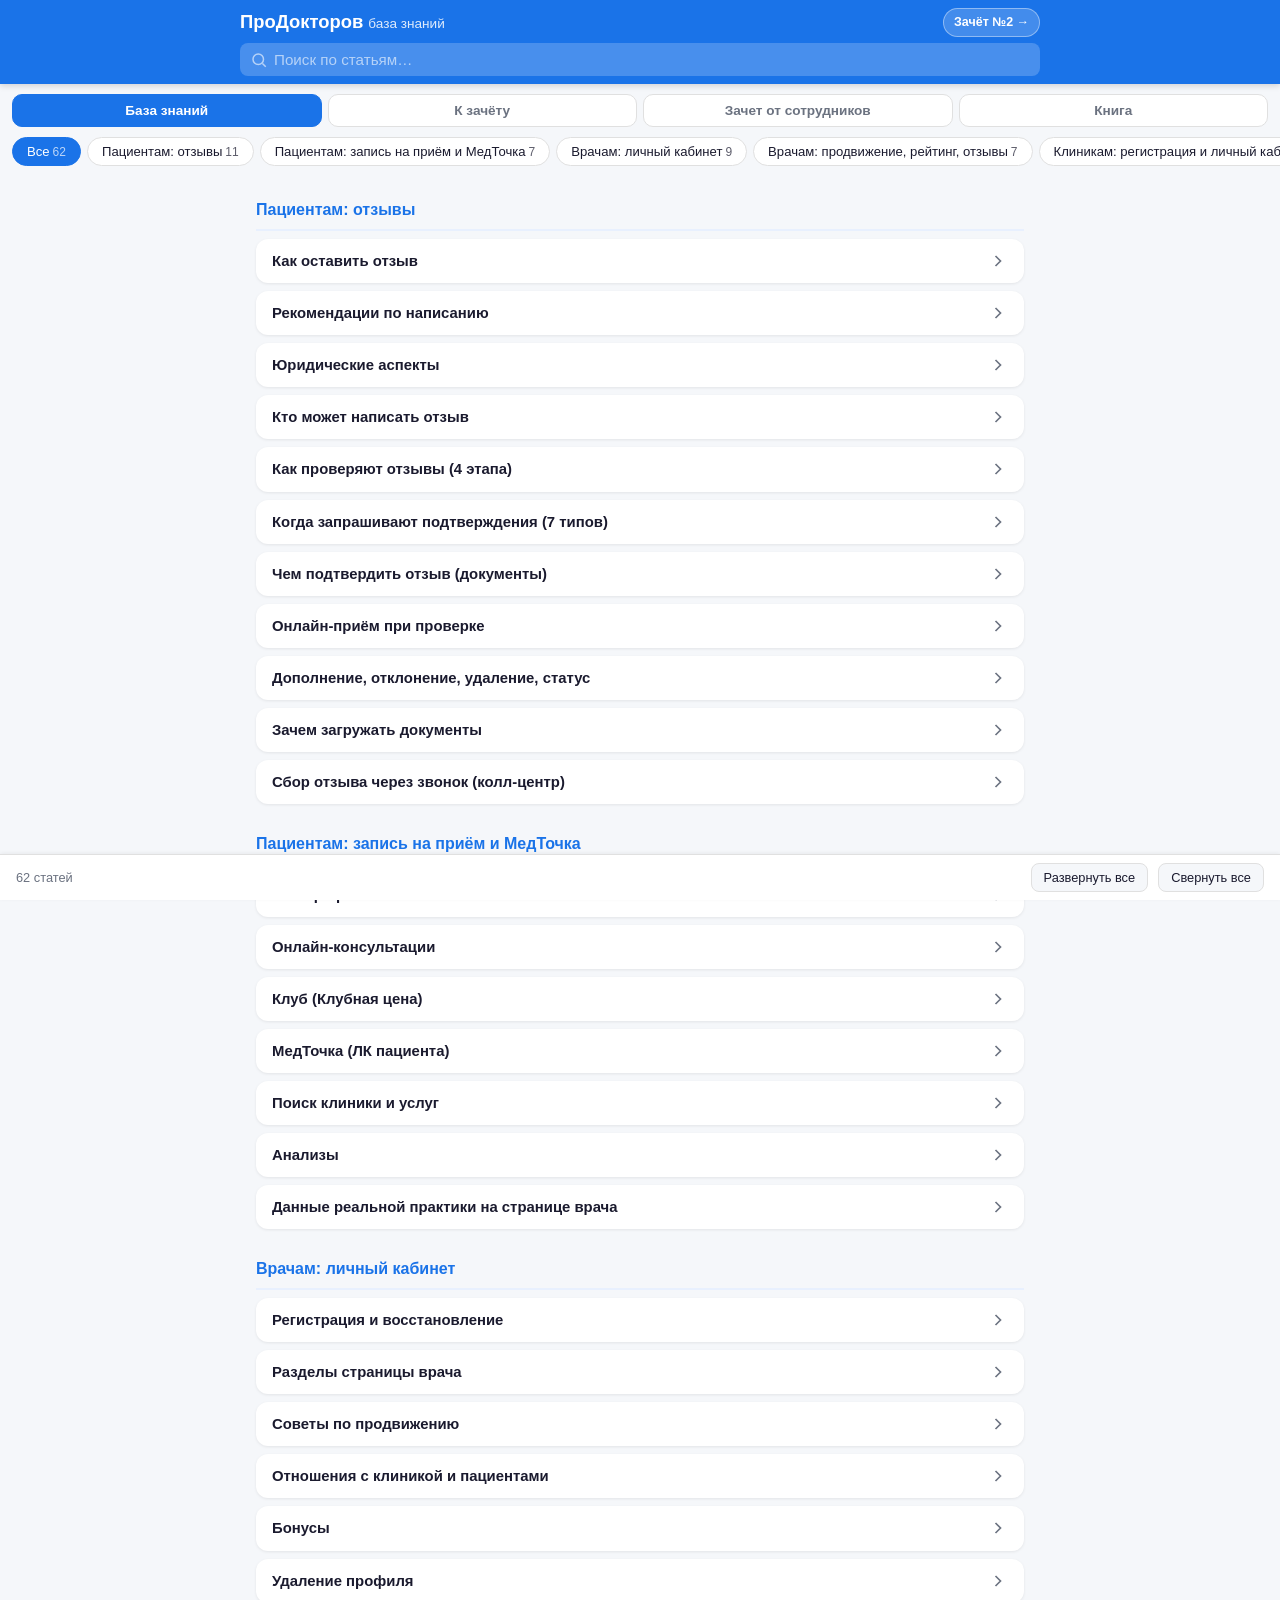
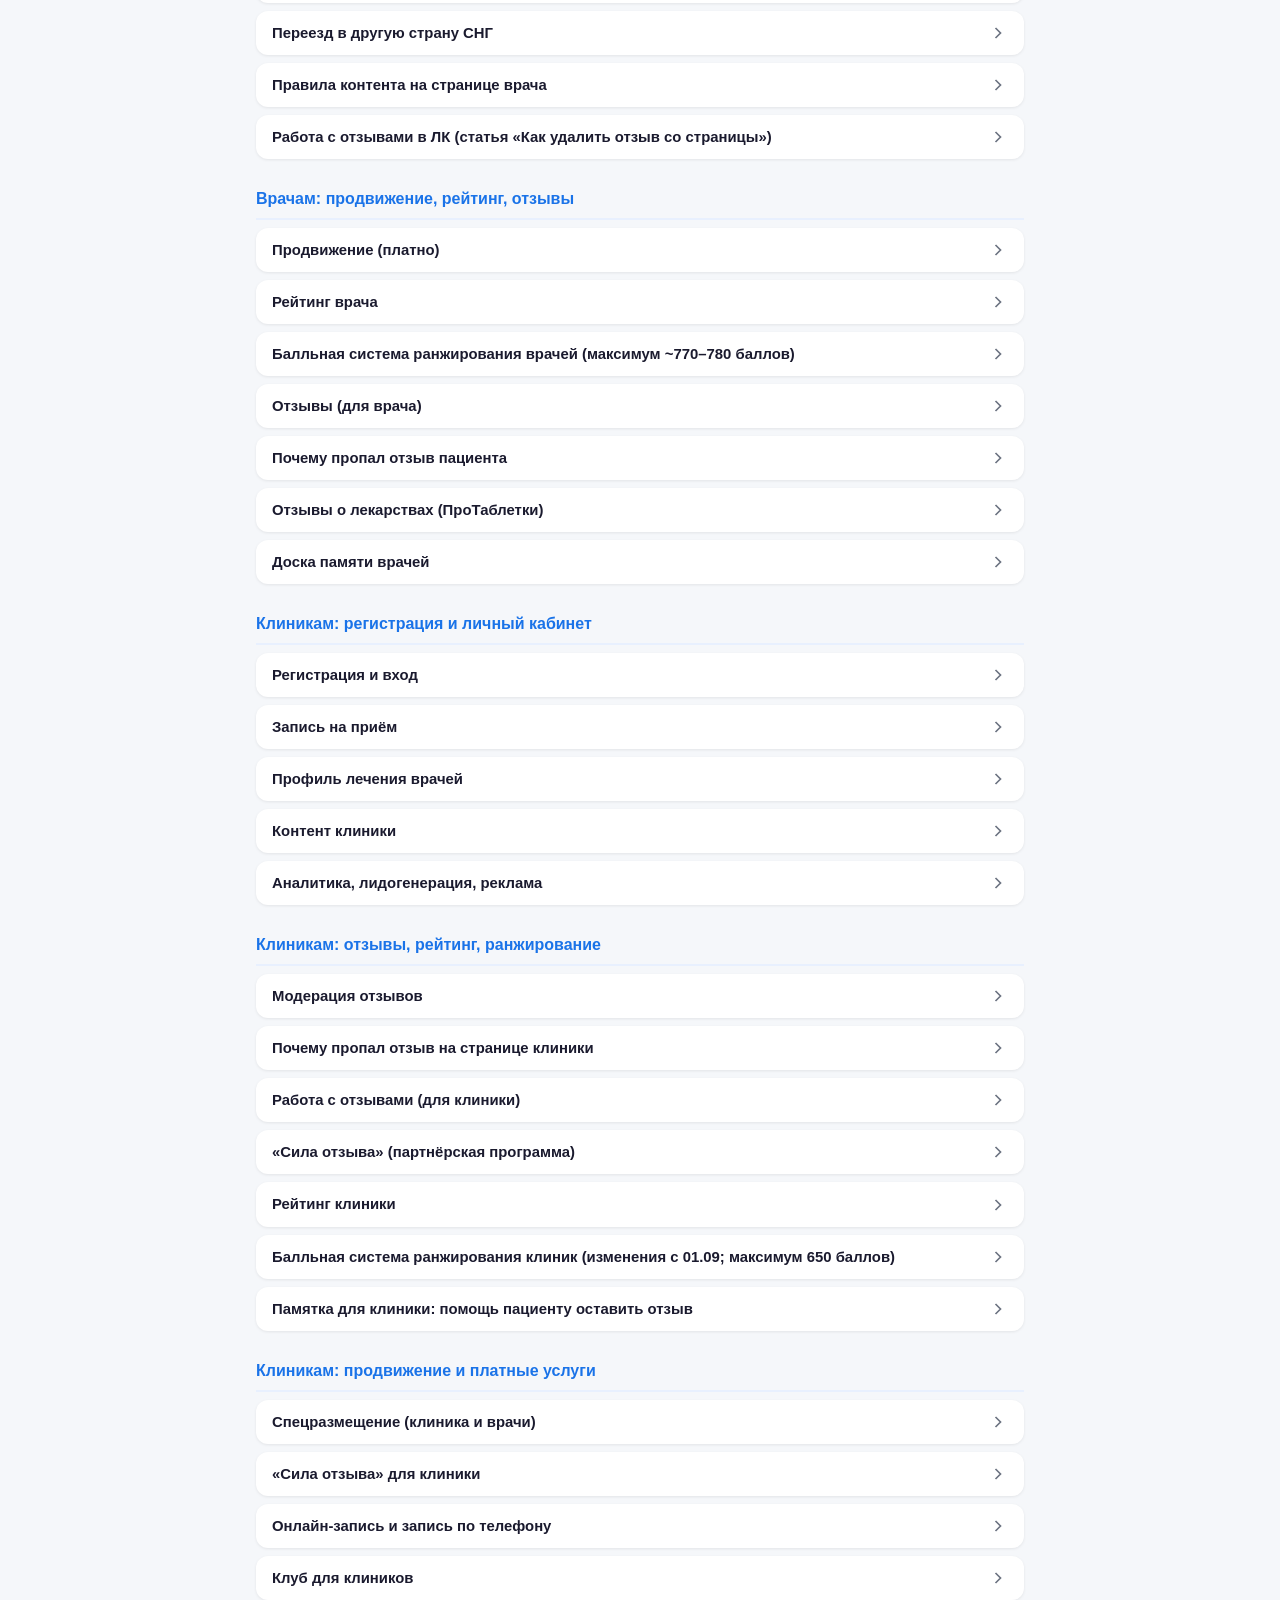
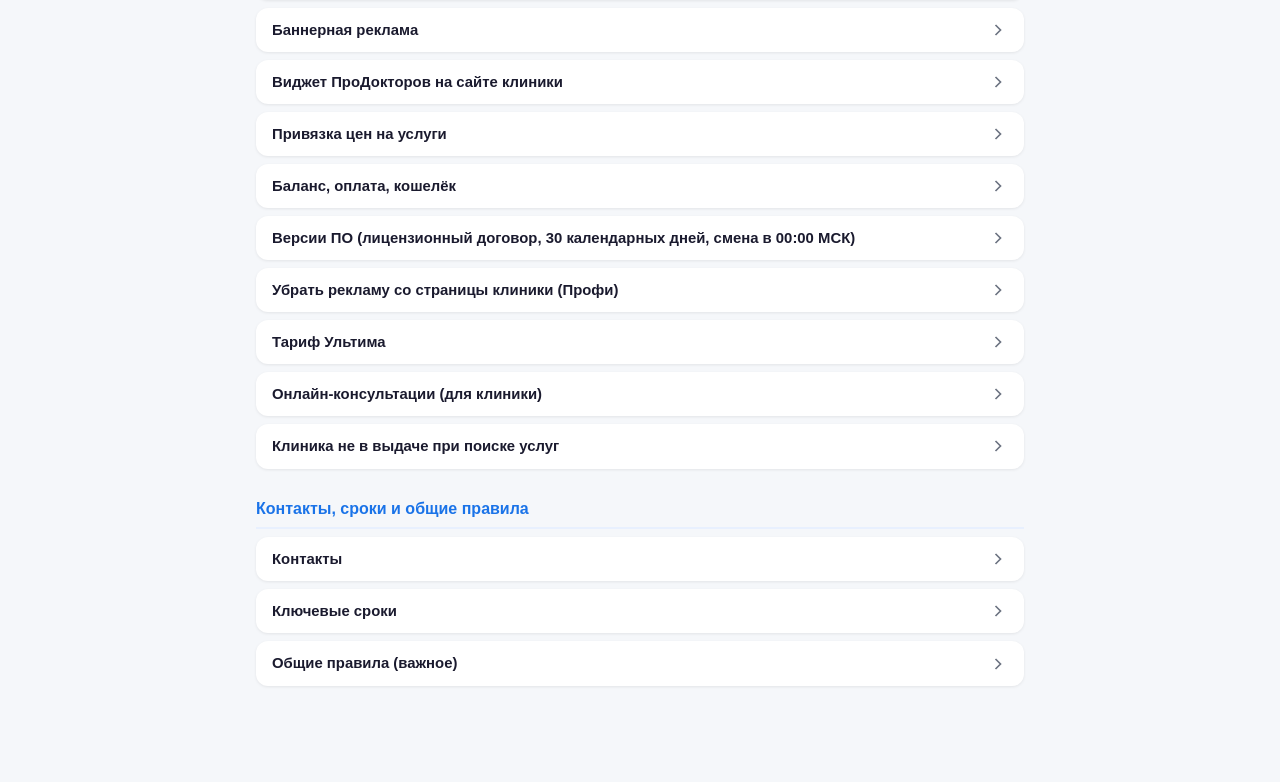
<file: index.html>
<!DOCTYPE html>
<html lang="ru">
<head>
  <meta charset="UTF-8">
  <meta name="viewport" content="width=device-width, initial-scale=1.0, viewport-fit=cover">
  <meta name="apple-mobile-web-app-capable" content="yes">
  <meta name="theme-color" content="#1a73e8">
  <title>ПроДокторов — база знаний</title>
  <link rel="stylesheet" href="css/style.css">
</head>
<body>
  <header class="topbar">
    <div class="topbar-inner">
      <div class="topbar-title">
        <h1>ПроДокторов <span class="sub">база знаний</span></h1>
        <a class="page-link" href="zachet2.html">Зачёт №2 &rarr;</a>
      </div>
      <div class="search-wrap">
        <svg class="search-icon" viewBox="0 0 24 24" width="18" height="18" fill="none" stroke="currentColor" stroke-width="2"><circle cx="11" cy="11" r="7"/><path d="m21 21-4.35-4.35"/></svg>
        <input id="search" type="search" placeholder="Поиск по статьям…" autocomplete="off">
        <button id="search-clear" class="hidden" aria-label="Очистить">&times;</button>
      </div>
    </div>
  </header>

  <nav id="groups" class="groups"></nav>
  <nav id="chips" class="chips"></nav>

  <main id="content" class="content"></main>

  <footer id="footer" class="footer">
    <span id="result-count"></span>
    <button id="expand-all" class="btn-small">Развернуть все</button>
    <button id="collapse-all" class="btn-small">Свернуть все</button>
  </footer>

  <script src="js/data.js"></script>
  <script src="js/app.js"></script>
</body>
</html>
</file>
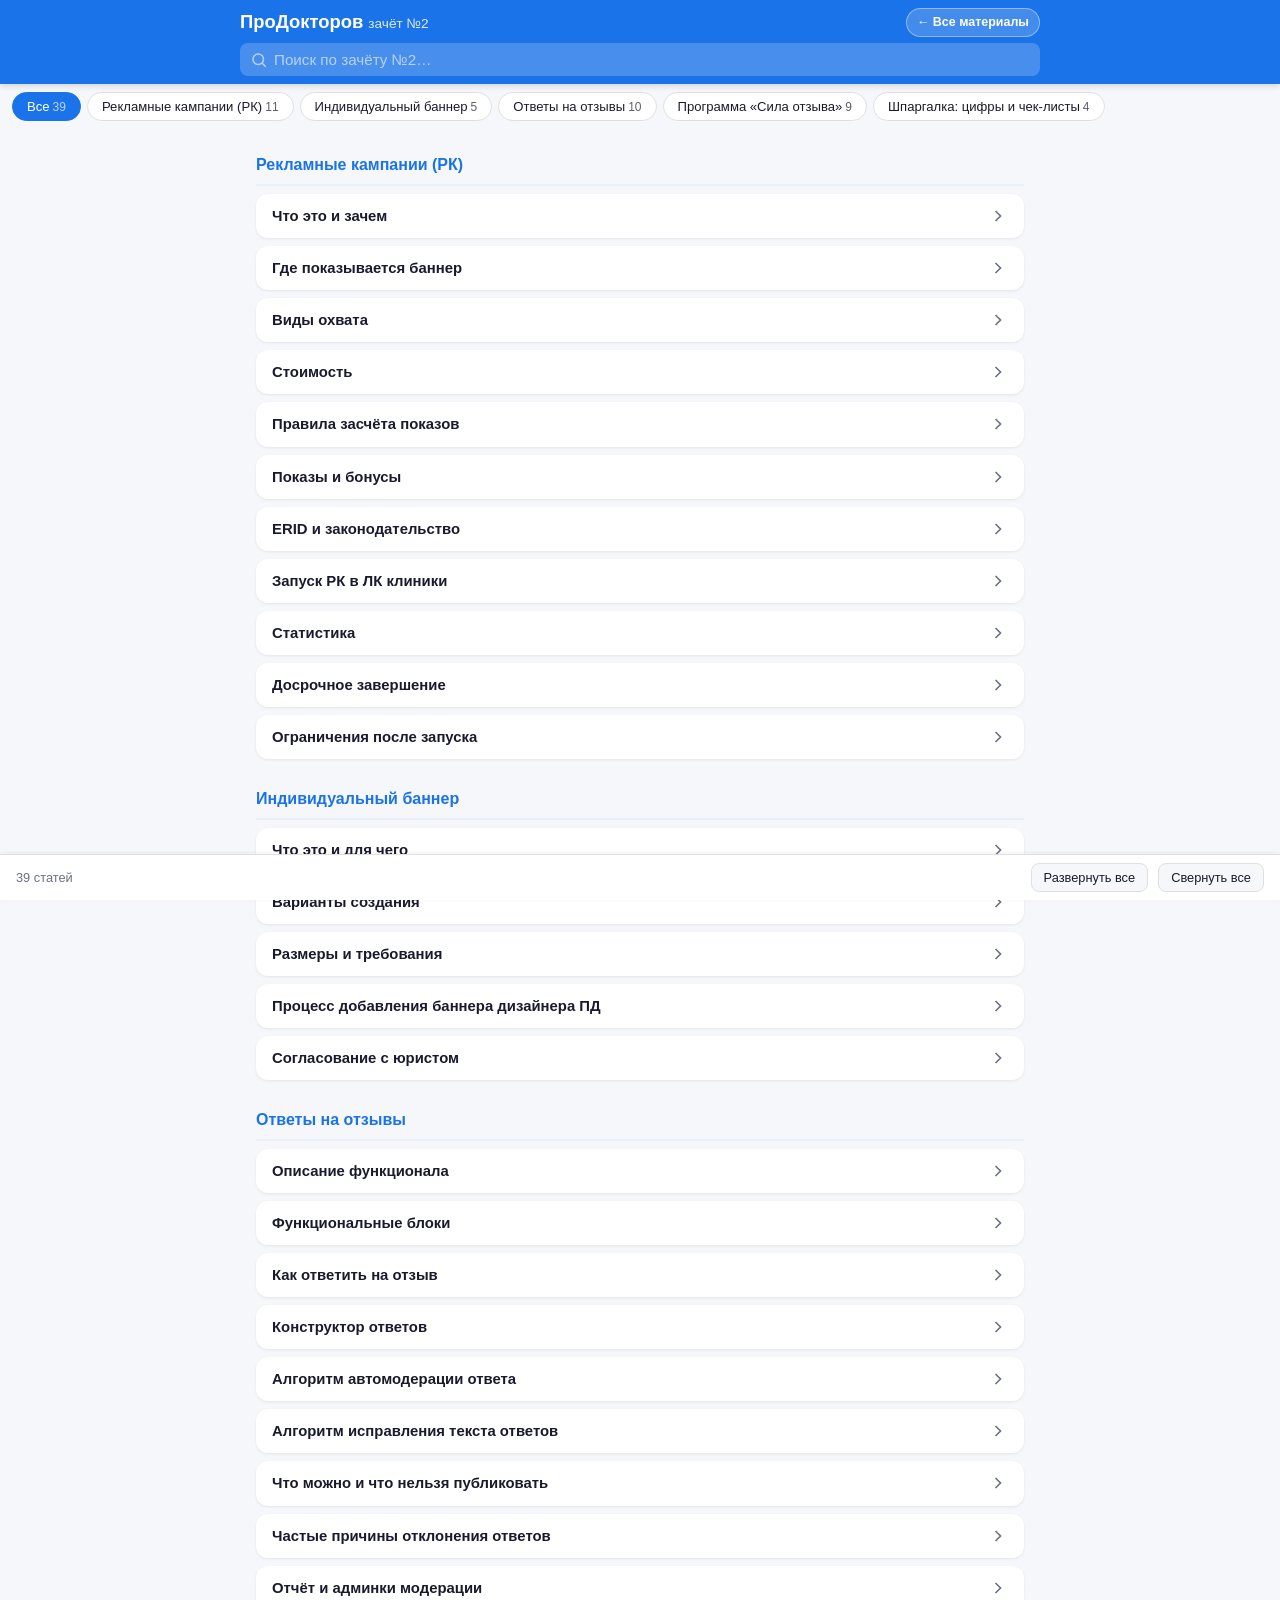
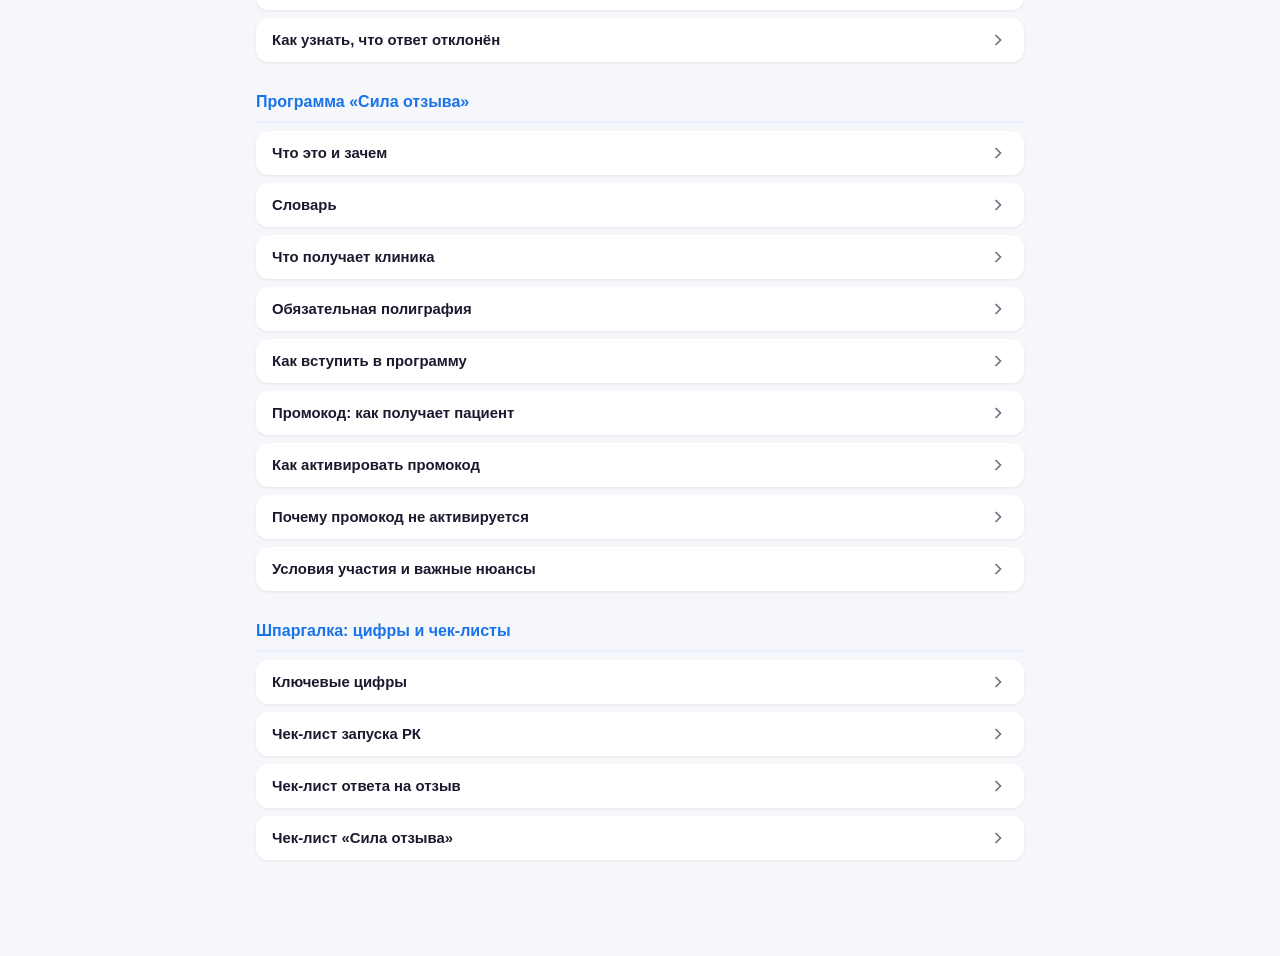
<file: zachet2.html>
<!DOCTYPE html>
<html lang="ru">
<head>
  <meta charset="UTF-8">
  <meta name="viewport" content="width=device-width, initial-scale=1.0, viewport-fit=cover">
  <meta name="apple-mobile-web-app-capable" content="yes">
  <meta name="theme-color" content="#1a73e8">
  <title>ПроДокторов — зачёт №2</title>
  <link rel="stylesheet" href="css/style.css">
</head>
<body class="single-group">
  <header class="topbar">
    <div class="topbar-inner">
      <div class="topbar-title">
        <h1>ПроДокторов <span class="sub">зачёт №2</span></h1>
        <a class="page-link" href="index.html">&larr; Все материалы</a>
      </div>
      <div class="search-wrap">
        <svg class="search-icon" viewBox="0 0 24 24" width="18" height="18" fill="none" stroke="currentColor" stroke-width="2"><circle cx="11" cy="11" r="7"/><path d="m21 21-4.35-4.35"/></svg>
        <input id="search" type="search" placeholder="Поиск по зачёту №2…" autocomplete="off">
        <button id="search-clear" class="hidden" aria-label="Очистить">&times;</button>
      </div>
    </div>
  </header>

  <nav id="chips" class="chips"></nav>

  <main id="content" class="content"></main>

  <footer id="footer" class="footer">
    <span id="result-count"></span>
    <button id="expand-all" class="btn-small">Развернуть все</button>
    <button id="collapse-all" class="btn-small">Свернуть все</button>
  </footer>

  <script src="js/data2.js"></script>
  <script src="js/app.js"></script>
</body>
</html>
</file>
<file: css/style.css>
*{box-sizing:border-box;margin:0;padding:0}
:root{
  --bg:#f5f7fa;--card:#fff;--text:#1a1a2e;--muted:#6b7280;
  --accent:#1a73e8;--accent-light:#e8f0fe;--border:#e0e0e0;
  --radius:12px;--shadow:0 1px 3px rgba(0,0,0,.08);
  --safe-top:env(safe-area-inset-top, 0px);
  --safe-bottom:env(safe-area-inset-bottom, 0px);
}
html{font-size:16px;-webkit-text-size-adjust:100%}
body{font-family:-apple-system,BlinkMacSystemFont,"Segoe UI",Roboto,"Helvetica Neue",Arial,sans-serif;background:var(--bg);color:var(--text);line-height:1.55;padding-bottom:calc(44px + var(--safe-bottom))}

/* TOPBAR */
.topbar{position:sticky;top:0;z-index:100;background:var(--accent);color:#fff;padding:calc(8px + var(--safe-top)) 16px 8px;box-shadow:0 2px 6px rgba(0,0,0,.15)}
.topbar h1{font-size:1.15rem;font-weight:700;margin-bottom:6px}
.topbar .sub{font-weight:400;opacity:.85;font-size:.85rem}
.topbar-title{display:flex;align-items:center;justify-content:space-between;gap:10px;margin-bottom:6px}
.topbar-title h1{margin-bottom:0}
.page-link{flex-shrink:0;color:#fff;text-decoration:none;font-size:.78rem;font-weight:600;background:rgba(255,255,255,.18);border:1px solid rgba(255,255,255,.4);border-radius:999px;padding:4px 10px;white-space:nowrap;-webkit-tap-highlight-color:transparent}
.page-link:hover{background:rgba(255,255,255,.3)}
@media(max-width:380px){
  .page-link{font-size:.68rem;padding:3px 8px}
  .topbar h1{font-size:1.05rem}
}
.search-wrap{position:relative;display:flex;align-items:center}
.search-icon{position:absolute;left:10px;color:rgba(255,255,255,.6);pointer-events:none}
#search{width:100%;padding:8px 32px 8px 34px;border:none;border-radius:8px;background:rgba(255,255,255,.2);color:#fff;font-size:.95rem;outline:none;transition:background .2s}
#search::placeholder{color:rgba(255,255,255,.6)}
#search:focus{background:rgba(255,255,255,.3)}
#search-clear{position:absolute;right:8px;background:none;border:none;color:#fff;font-size:1.4rem;cursor:pointer;padding:0 4px;line-height:1}
#search-clear.hidden{display:none}

/* CHIPS */
.groups{position:sticky;top:calc(56px + var(--safe-top));z-index:95;background:var(--bg);padding:10px 12px 2px;display:flex;gap:6px}
.gchip{flex:1;padding:8px 10px;border-radius:10px;border:1.5px solid var(--border);background:var(--card);font-size:.85rem;font-weight:600;color:var(--muted);cursor:pointer;transition:all .15s;white-space:nowrap;user-select:none;-webkit-tap-highlight-color:transparent}
.gchip.active{background:var(--accent);color:#fff;border-color:var(--accent)}
.chips{position:sticky;top:calc(108px + var(--safe-top));z-index:90;background:var(--bg);padding:8px 0;display:flex;gap:6px;overflow-x:auto;-webkit-overflow-scrolling:touch;scrollbar-width:none;padding-left:12px;padding-right:12px}
.chips::-webkit-scrollbar{display:none}
.single-group .chips{top:calc(56px + var(--safe-top))}
.chip{flex-shrink:0;padding:6px 14px;border-radius:20px;border:1.5px solid var(--border);background:var(--card);font-size:.82rem;font-weight:500;color:var(--text);cursor:pointer;transition:all .15s;white-space:nowrap;user-select:none;-webkit-tap-highlight-color:transparent}
.chip.active{background:var(--accent);color:#fff;border-color:var(--accent)}
.chip .cnt{opacity:.7;font-size:.75rem;margin-left:3px}

/* CONTENT */
.content{padding:12px 12px 24px;max-width:800px;margin:0 auto}
.section{margin-bottom:20px}
.section-title{font-size:1rem;font-weight:700;color:var(--accent);padding:8px 0 6px;border-bottom:2px solid var(--accent-light);margin-bottom:8px}
.card{background:var(--card);border-radius:var(--radius);box-shadow:var(--shadow);margin-bottom:8px;overflow:hidden;transition:box-shadow .2s}
.card-head{display:flex;align-items:center;justify-content:space-between;width:100%;padding:12px 16px;border:none;background:none;font-size:.93rem;font-weight:600;color:var(--text);cursor:pointer;text-align:left;-webkit-tap-highlight-color:transparent;line-height:1.35}
.card-head .chev{flex-shrink:0;width:20px;height:20px;transition:transform .25s;margin-left:10px;color:var(--muted)}
.card.open .card-head .chev{transform:rotate(90deg)}
.card-body{max-height:0;overflow:hidden;transition:max-height .3s ease}
.card.open .card-body{max-height:none}
.card-body .content{padding:0 16px 14px;font-size:.88rem;color:#374151}
.card-body ul,.card-body ol{padding-left:20px;margin:6px 0}
.card-body li{margin-bottom:4px}
.card-body .sub{margin-top:4px;margin-bottom:4px}
.card-body .sub li{font-size:.85rem;color:#4b5563}
.card-body p{margin:6px 0}
.card-body strong{color:var(--text)}
.card-body code{background:var(--accent-light);padding:1px 5px;border-radius:4px;font-size:.83rem}
.card-body a{color:var(--accent);text-decoration:none;word-break:break-all}
.card-body a:hover{text-decoration:underline}
mark{background:#fef08a;padding:0 2px;border-radius:2px}

/* FOOTER */
.footer{position:fixed;bottom:0;left:0;right:0;background:var(--card);border-top:1px solid var(--border);padding:8px 16px calc(8px + var(--safe-bottom));display:flex;align-items:center;gap:10px;z-index:100;font-size:.8rem;box-shadow:0 -1px 4px rgba(0,0,0,.06)}
#result-count{flex:1;color:var(--muted)}
.btn-small{padding:6px 12px;border:1px solid var(--border);border-radius:8px;background:var(--bg);font-size:.8rem;cursor:pointer;color:var(--text);-webkit-tap-highlight-color:transparent}
.btn-small:active{background:var(--accent-light)}

/* EMPTY STATE */
.empty{text-align:center;padding:48px 20px;color:var(--muted)}
.empty svg{width:48px;height:48px;margin-bottom:12px;opacity:.4}

/* DESKTOP */
@media(min-width:700px){
  .topbar-inner{max-width:800px;margin:0 auto}
  .content{padding:16px 16px 32px}
  .card-body .content{padding:0 20px 16px}
}

/* DARK MODE */
@media(prefers-color-scheme:dark){
  :root{--bg:#111827;--card:#1f2937;--text:#f3f4f6;--muted:#9ca3af;--accent:#60a5fa;--accent-light:#1e3a5f;--border:#374151}
  #search{color:#f3f4f6}
  .card-body .content{color:#d1d5db}
  .card-body .sub li{color:#9ca3af}
  .card-body code{background:var(--accent-light);color:#bfdbfe}
}
</file>
